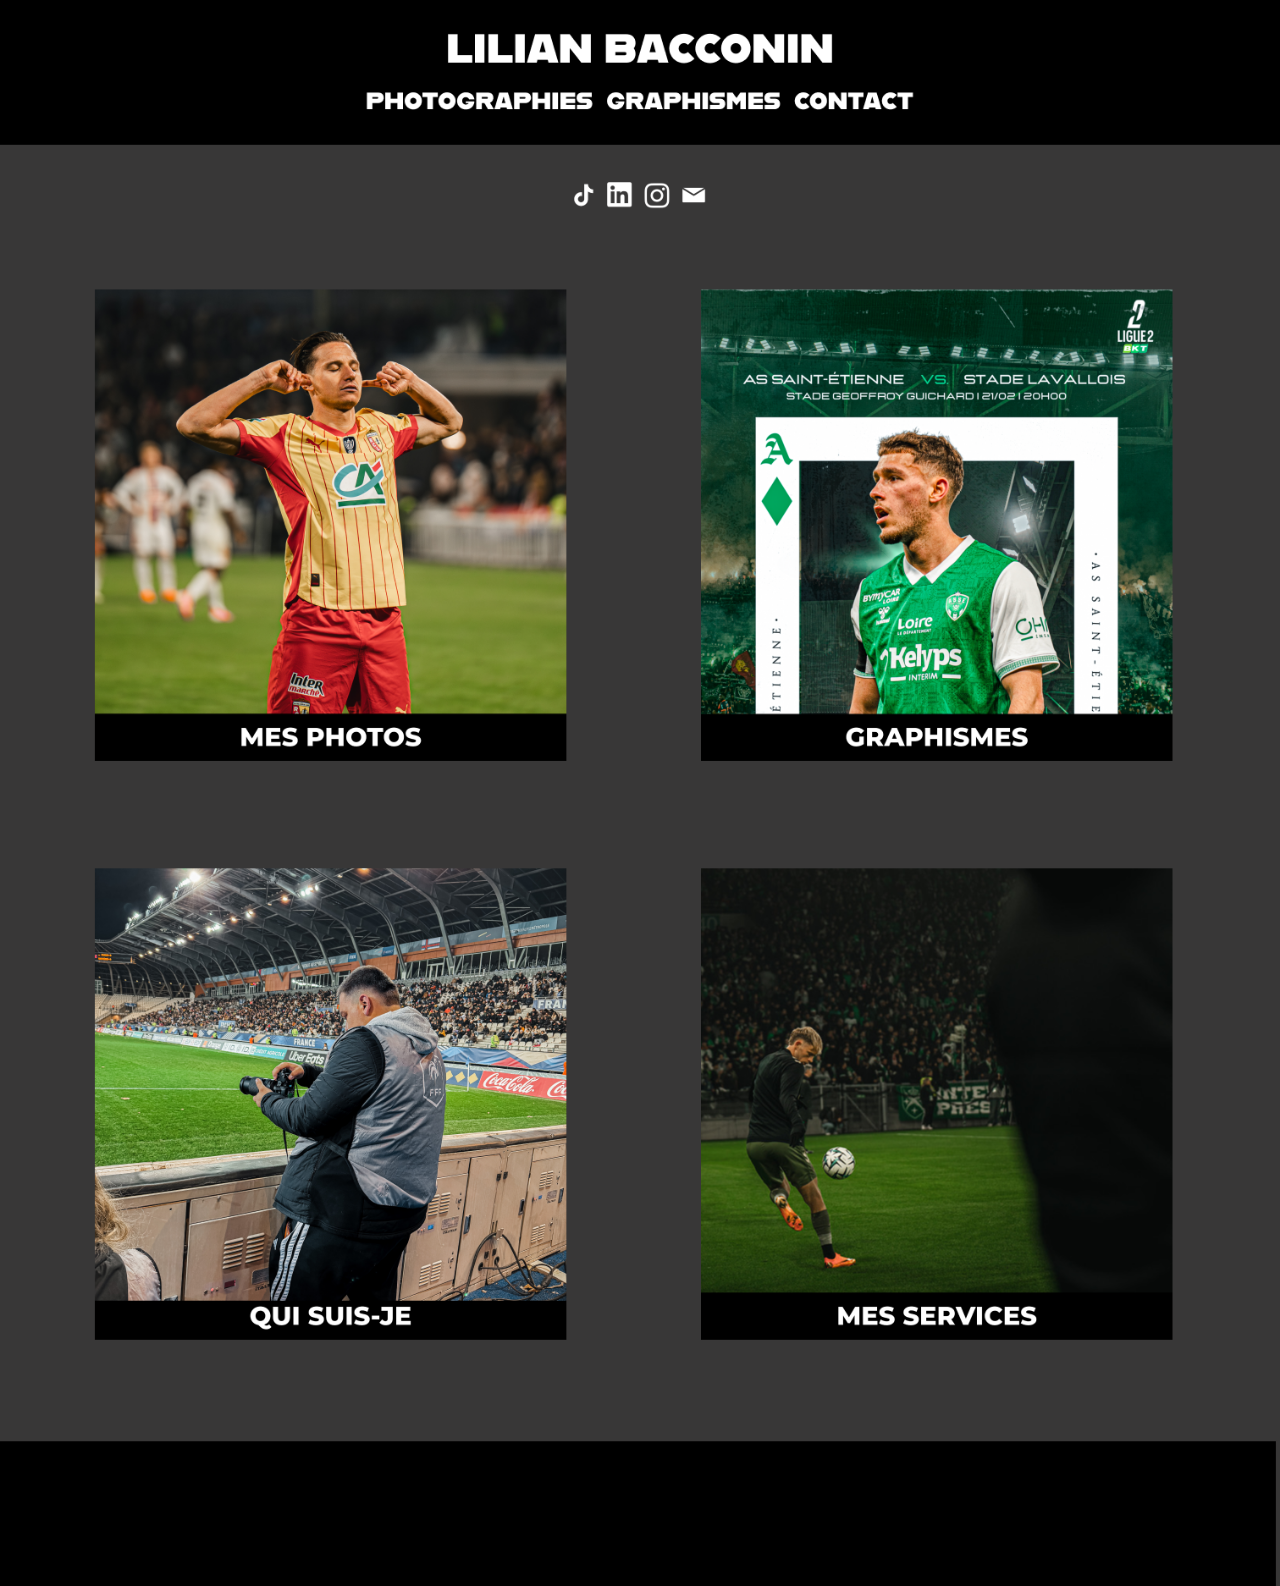
<file: index.html>
<!DOCTYPE html>
<html lang="fr">
<head>
  <meta charset="UTF-8">
  <meta name="viewport" content="width=device-width, initial-scale=1.0">
  <title>LBN Raw 2</title>
  <link rel="preconnect" href="https://fonts.googleapis.com">
  <link rel="preconnect" href="https://fonts.gstatic.com" crossorigin>
  <link href="https://fonts.googleapis.com/css2?family=Montserrat:wght@700;800&display=swap" rel="stylesheet">
  <link rel="stylesheet" href="style.css">
</head>
<body>
  <main class="page">
    <h1 class="sr-only">LBN Raw 2</h1>
    <div class="mockup-frame">
      <picture class="mockup-img" aria-hidden="true">
        <source media="(max-width: 767px)" srcset="assets/MAQUETTE MOBILE.png">
        <img src="assets/MAQUETTE.png" alt="">
      </picture>

      <!-- Hotspots desktop -->
      <div class="hotspots hotspots--desktop" aria-hidden="true">
        <a class="hotspot hs-nav-photos" href="https://lbnraw.myportfolio.com/work" target="_blank" rel="noopener noreferrer"></a>
        <a class="hotspot hs-nav-graphismes" href="graphismes.html" target="_blank" rel="noopener noreferrer"></a>
        <a class="hotspot hs-nav-contact" href="https://lbnraw.myportfolio.com/contact" target="_blank" rel="noopener noreferrer"></a>

        <a class="hotspot hs-card-photos" href="https://lbnraw.myportfolio.com/work" target="_blank" rel="noopener noreferrer"></a>
        <a class="hotspot hs-card-graphismes" href="graphismes.html" target="_blank" rel="noopener noreferrer"></a>
        <a class="hotspot hs-card-qui" href="qui-suis-je.html"></a>
        <a class="hotspot hs-card-services" href="mes-services.html"></a>
      </div>

      <!-- Hotspots mobile -->
      <div class="hotspots hotspots--mobile" aria-hidden="true">
        <a class="hotspot hs-m-nav-photos" href="https://lbnraw.myportfolio.com/work" target="_blank" rel="noopener noreferrer"></a>
        <a class="hotspot hs-m-nav-graphismes" href="graphismes.html" target="_blank" rel="noopener noreferrer"></a>
        <a class="hotspot hs-m-nav-contact" href="https://lbnraw.myportfolio.com/contact" target="_blank" rel="noopener noreferrer"></a>

        <a class="hotspot hs-m-card-photos" href="https://lbnraw.myportfolio.com/work" target="_blank" rel="noopener noreferrer"></a>
        <a class="hotspot hs-m-card-graphismes" href="graphismes.html" target="_blank" rel="noopener noreferrer"></a>
        <a class="hotspot hs-m-card-qui" href="qui-suis-je.html"></a>
        <a class="hotspot hs-m-card-services" href="mes-services.html"></a>
      </div>
    </div>
  </main>
  <script src="script.js"></script>
</body>
</html>
</file>
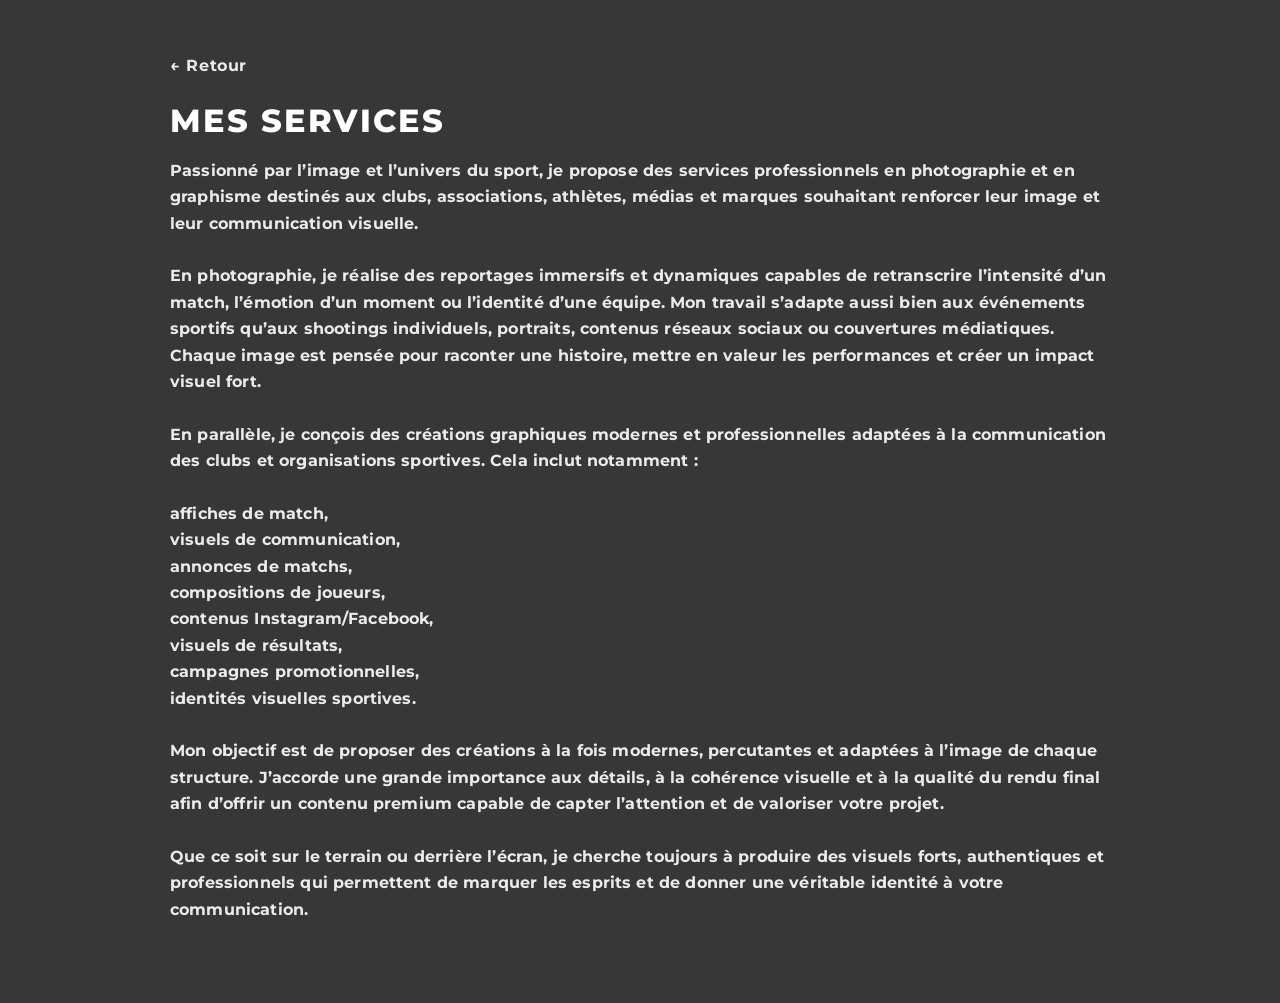
<file: mes-services.html>
<!DOCTYPE html>
<html lang="fr">
<head>
  <meta charset="UTF-8">
  <meta name="viewport" content="width=device-width, initial-scale=1.0">
  <title>Mes services — LBN RAW</title>
  <link rel="preconnect" href="https://fonts.googleapis.com">
  <link rel="preconnect" href="https://fonts.gstatic.com" crossorigin>
  <link href="https://fonts.googleapis.com/css2?family=Montserrat:wght@700;800&display=swap" rel="stylesheet">
  <link rel="stylesheet" href="style.css">
</head>
<body>
  <main class="content-page">
    <a class="back-link" href="index.html">← Retour</a>
    <h1 class="content-title">MES SERVICES</h1>
    <p class="content-text">
      Passionné par l’image et l’univers du sport, je propose des services professionnels en photographie et en graphisme destinés aux clubs, associations, athlètes, médias et marques souhaitant renforcer leur image et leur communication visuelle.
      <br><br>
      En photographie, je réalise des reportages immersifs et dynamiques capables de retranscrire l’intensité d’un match, l’émotion d’un moment ou l’identité d’une équipe. Mon travail s’adapte aussi bien aux événements sportifs qu’aux shootings individuels, portraits, contenus réseaux sociaux ou couvertures médiatiques. Chaque image est pensée pour raconter une histoire, mettre en valeur les performances et créer un impact visuel fort.
      <br><br>
      En parallèle, je conçois des créations graphiques modernes et professionnelles adaptées à la communication des clubs et organisations sportives. Cela inclut notamment :
      <br>
      <br>
      affiches de match,<br>
      visuels de communication,<br>
      annonces de matchs,<br>
      compositions de joueurs,<br>
      contenus Instagram/Facebook,<br>
      visuels de résultats,<br>
      campagnes promotionnelles,<br>
      identités visuelles sportives.
      <br><br>
      Mon objectif est de proposer des créations à la fois modernes, percutantes et adaptées à l’image de chaque structure. J’accorde une grande importance aux détails, à la cohérence visuelle et à la qualité du rendu final afin d’offrir un contenu premium capable de capter l’attention et de valoriser votre projet.
      <br><br>
      Que ce soit sur le terrain ou derrière l’écran, je cherche toujours à produire des visuels forts, authentiques et professionnels qui permettent de marquer les esprits et de donner une véritable identité à votre communication.
    </p>
  </main>
</body>
</html>
</file>
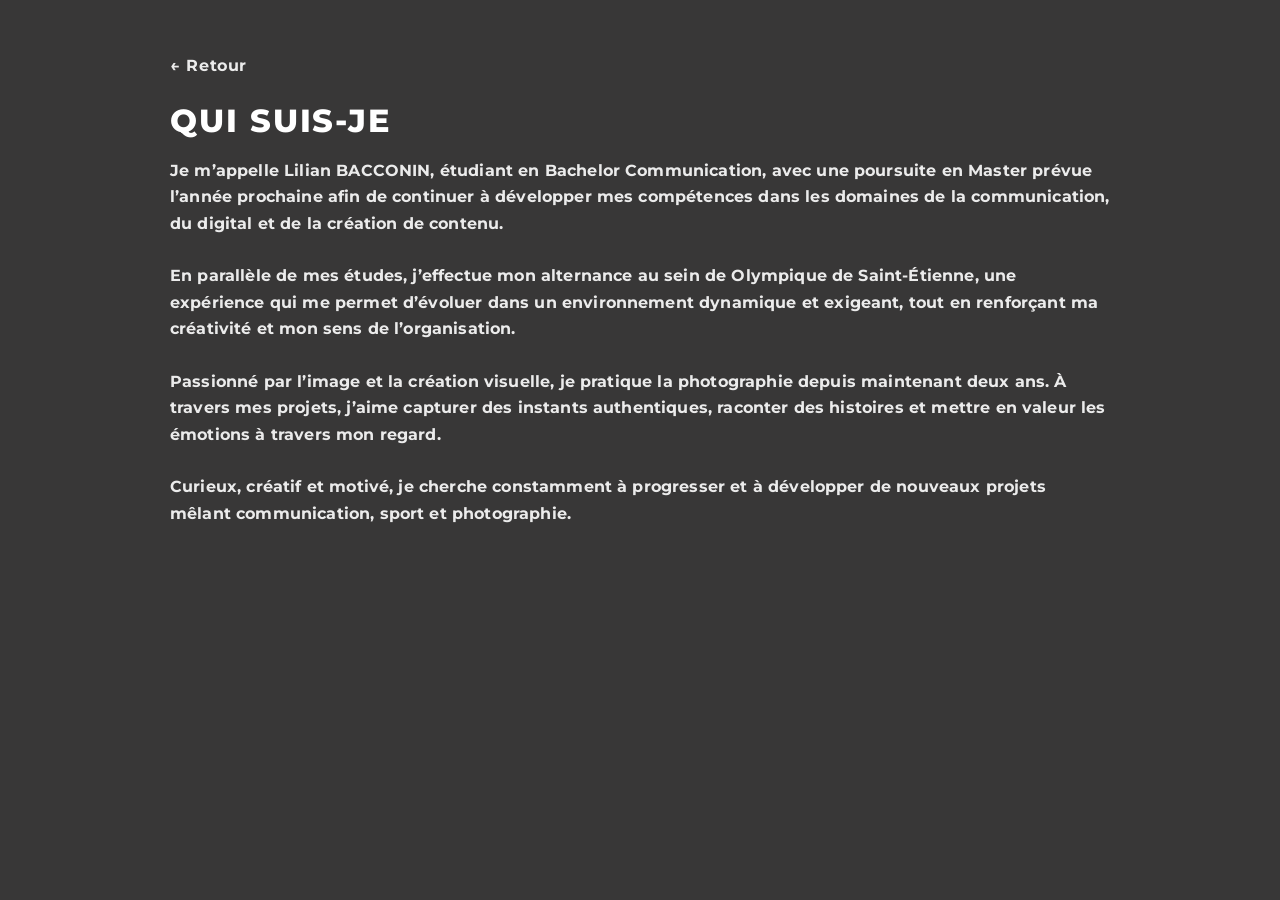
<file: qui-suis-je.html>
<!DOCTYPE html>
<html lang="fr">
<head>
  <meta charset="UTF-8">
  <meta name="viewport" content="width=device-width, initial-scale=1.0">
  <title>Qui suis-je — LBN RAW</title>
  <link rel="preconnect" href="https://fonts.googleapis.com">
  <link rel="preconnect" href="https://fonts.gstatic.com" crossorigin>
  <link href="https://fonts.googleapis.com/css2?family=Montserrat:wght@700;800&display=swap" rel="stylesheet">
  <link rel="stylesheet" href="style.css">
</head>
<body>
  <main class="content-page">
    <a class="back-link" href="index.html">← Retour</a>
    <h1 class="content-title">QUI SUIS-JE</h1>
    <p class="content-text">
      Je m’appelle Lilian BACCONIN, étudiant en Bachelor Communication, avec une poursuite en Master prévue l’année prochaine afin de continuer à développer mes compétences dans les domaines de la communication, du digital et de la création de contenu.
      <br><br>
      En parallèle de mes études, j’effectue mon alternance au sein de Olympique de Saint-Étienne, une expérience qui me permet d’évoluer dans un environnement dynamique et exigeant, tout en renforçant ma créativité et mon sens de l’organisation.
      <br><br>
      Passionné par l’image et la création visuelle, je pratique la photographie depuis maintenant deux ans. À travers mes projets, j’aime capturer des instants authentiques, raconter des histoires et mettre en valeur les émotions à travers mon regard.
      <br><br>
      Curieux, créatif et motivé, je cherche constamment à progresser et à développer de nouveaux projets mêlant communication, sport et photographie.
    </p>
  </main>
</body>
</html>
</file>
<file: style.css>
:root {
  --bg-main: #383737;
  --desktop-width: 1512;
  --desktop-height: 1874;
  --mobile-width: 402;
  --mobile-height: 1600;
}

*,
*::before,
*::after {
  box-sizing: border-box;
}

html,
body {
  margin: 0;
  padding: 0;
  min-height: 100%;
}

body {
  background: var(--bg-main);
  font-family: "Montserrat", sans-serif;
}

.content-page {
  max-width: 980px;
  margin: 0 auto;
  padding: 56px 20px 80px;
  color: #ffffff;
}

.back-link {
  display: inline-block;
  font-weight: 700;
  letter-spacing: 0.04em;
  text-decoration: none;
  color: rgba(255, 255, 255, 0.9);
  margin-bottom: 28px;
}

.back-link:hover {
  color: #ffffff;
}

.content-title {
  margin: 0 0 18px;
  font-weight: 800;
  letter-spacing: 0.06em;
  font-size: 32px;
  line-height: 1.15;
}

.content-text {
  margin: 0;
  font-weight: 700;
  font-size: 16px;
  line-height: 1.65;
  letter-spacing: 0.01em;
  color: rgba(255, 255, 255, 0.9);
}

.page {
  display: flex;
  justify-content: center;
  width: 100%;
}

.mockup-frame {
  position: relative;
  display: block;
  width: min(100vw, calc(var(--desktop-width) * 1px));
  max-width: 100%;
}

.mockup-img {
  display: block;
}

.mockup-img img {
  display: block;
  width: 100%;
  height: auto;
}

.hotspots {
  position: absolute;
  inset: 0;
}

.hotspots--mobile {
  display: none;
}

.hotspot {
  position: absolute;
  display: block;
  text-decoration: none;
  background: transparent;
  cursor: pointer;
  -webkit-tap-highlight-color: transparent;
}

/* Desktop hotspot positions (percentages based on 1512x1874) */
/* Menu centré sur chaque mot */
.hs-nav-photos { left: 32.0%; top: 5.1%; width: 19.0%; height: 2.4%; }
.hs-nav-graphismes { left: 49.8%; top: 5.1%; width: 16.2%; height: 2.4%; }
.hs-nav-contact { left: 66.0%; top: 5.1%; width: 13.0%; height: 2.4%; }

/* Cartes centrées sur chaque visuel + texte */
.hs-card-photos { left: 11.5%; top: 17.0%; width: 35.0%; height: 28.0%; }
.hs-card-graphismes { left: 53.5%; top: 17.0%; width: 35.0%; height: 28.0%; }
.hs-card-qui { left: 11.5%; top: 51.0%; width: 35.0%; height: 28.0%; }
.hs-card-services { left: 53.5%; top: 51.0%; width: 35.0%; height: 28.0%; }

/* Aucun effet visuel (suppression des animations et micro-interactions) */
.hs-nav-photos::before,
.hs-nav-graphismes::before,
.hs-nav-contact::before,
.hs-m-nav-photos::before,
.hs-m-nav-graphismes::before,
.hs-m-nav-contact::before {
  content: "";
  position: absolute;
  left: 18%;
  right: 18%;
  bottom: -10%;
  height: 14%;
  border-radius: 999px;
  background: rgba(255, 255, 255, 0.78);
  opacity: 0;
}

/* Effet de profondeur supprimé */
.hs-card-photos::after,
.hs-card-graphismes::after,
.hs-card-qui::after,
.hs-card-services::after,
.hs-m-card-photos::after,
.hs-m-card-graphismes::after,
.hs-m-card-qui::after,
.hs-m-card-services::after {
  content: "";
  position: absolute;
  inset: 0;
  opacity: 0;
  pointer-events: none; /* garde la zone cliquable */
}

.sr-only {
  position: absolute;
  width: 1px;
  height: 1px;
  padding: 0;
  margin: -1px;
  overflow: hidden;
  clip: rect(0, 0, 0, 0);
  white-space: nowrap;
  border: 0;
}

@media (max-width: 767px) {
  .mockup-frame {
    width: min(100vw, calc(var(--mobile-width) * 1px));
  }

  .hotspots--desktop {
    display: none;
  }

  .hotspots--mobile {
    display: block;
  }

  /* Mobile hotspot positions (percentages based on 402x1600) */
  /* Menu centré sur chaque mot */
  .hs-m-nav-photos { left: 14.0%; top: 4.1%; width: 32.0%; height: 2.4%; }
  .hs-m-nav-graphismes { left: 45.5%; top: 4.1%; width: 26.5%; height: 2.4%; }
  .hs-m-nav-contact { left: 72.0%; top: 4.1%; width: 24.0%; height: 2.4%; }

  /* Cartes centrées sur chaque visuel + texte */
  .hs-m-card-photos { left: 17.0%; top: 14.0%; width: 66.0%; height: 20.0%; }
  .hs-m-card-graphismes { left: 17.0%; top: 36.5%; width: 66.0%; height: 20.0%; }
  .hs-m-card-qui { left: 17.0%; top: 59.0%; width: 66.0%; height: 20.0%; }
  .hs-m-card-services { left: 17.0%; top: 81.5%; width: 66.0%; height: 18.0%; }
}

/* Portfolio Page Styles (for graphismes.html) */

.portfolio-body {
  background: #212121;
  color: #eeeeee;
  margin: 0;
  padding: 0;
}

.portfolio-header {
  background: #000000;
  height: 80px;
  display: flex;
  align-items: center;
  justify-content: space-between;
  padding: 0 40px;
  position: sticky;
  top: 0;
  z-index: 100;
}

.portfolio-nav {
  display: flex;
  gap: 30px;
  align-items: center;
}

.portfolio-nav a {
  color: #eeeeee;
  text-decoration: none;
  font-size: 12px;
  font-weight: 700;
  letter-spacing: 0.15em;
  text-transform: uppercase;
  transition: opacity 0.3s ease;
}

.portfolio-nav a:hover {
  opacity: 0.6;
}

.portfolio-logo {
  font-size: 20px;
  font-weight: 800;
  letter-spacing: 0.1em;
  text-transform: uppercase;
  text-decoration: none;
  color: #eeeeee;
  position: absolute;
  left: 50%;
  transform: translateX(-50%);
}

.portfolio-main {
  max-width: 1400px;
  margin: 0 auto;
  padding: 60px 20px;
}

.portfolio-title {
  font-size: 25px;
  font-weight: 800;
  text-align: center;
  margin-bottom: 50px;
  letter-spacing: 0.2em;
  text-transform: uppercase;
}

.portfolio-gallery {
  display: flex;
  flex-wrap: wrap;
  gap: 10px;
  justify-content: center;
}

.portfolio-item {
  position: relative;
  overflow: hidden;
  flex: 1 1 calc(33.333% - 10px);
  min-width: 300px;
  aspect-ratio: 16 / 9;
  background: #111;
}

.portfolio-item img {
  width: 100%;
  height: 100%;
  object-fit: cover;
  display: block;
  transition: transform 0.5s ease, opacity 0.5s ease;
}

.portfolio-item:hover img {
  transform: scale(1.05);
  opacity: 0.8;
}

@media (max-width: 1024px) {
  .portfolio-item {
    flex: 1 1 calc(50% - 10px);
  }
}

@media (max-width: 768px) {
  .portfolio-header {
    height: 120px;
    flex-direction: column;
    justify-content: center;
    gap: 20px;
    padding: 20px;
  }
  
  .portfolio-logo {
    position: static;
    transform: none;
  }
  
  .portfolio-nav {
    gap: 15px;
  }
  
  .portfolio-item {
    flex: 1 1 100%;
  }
}
</file>
